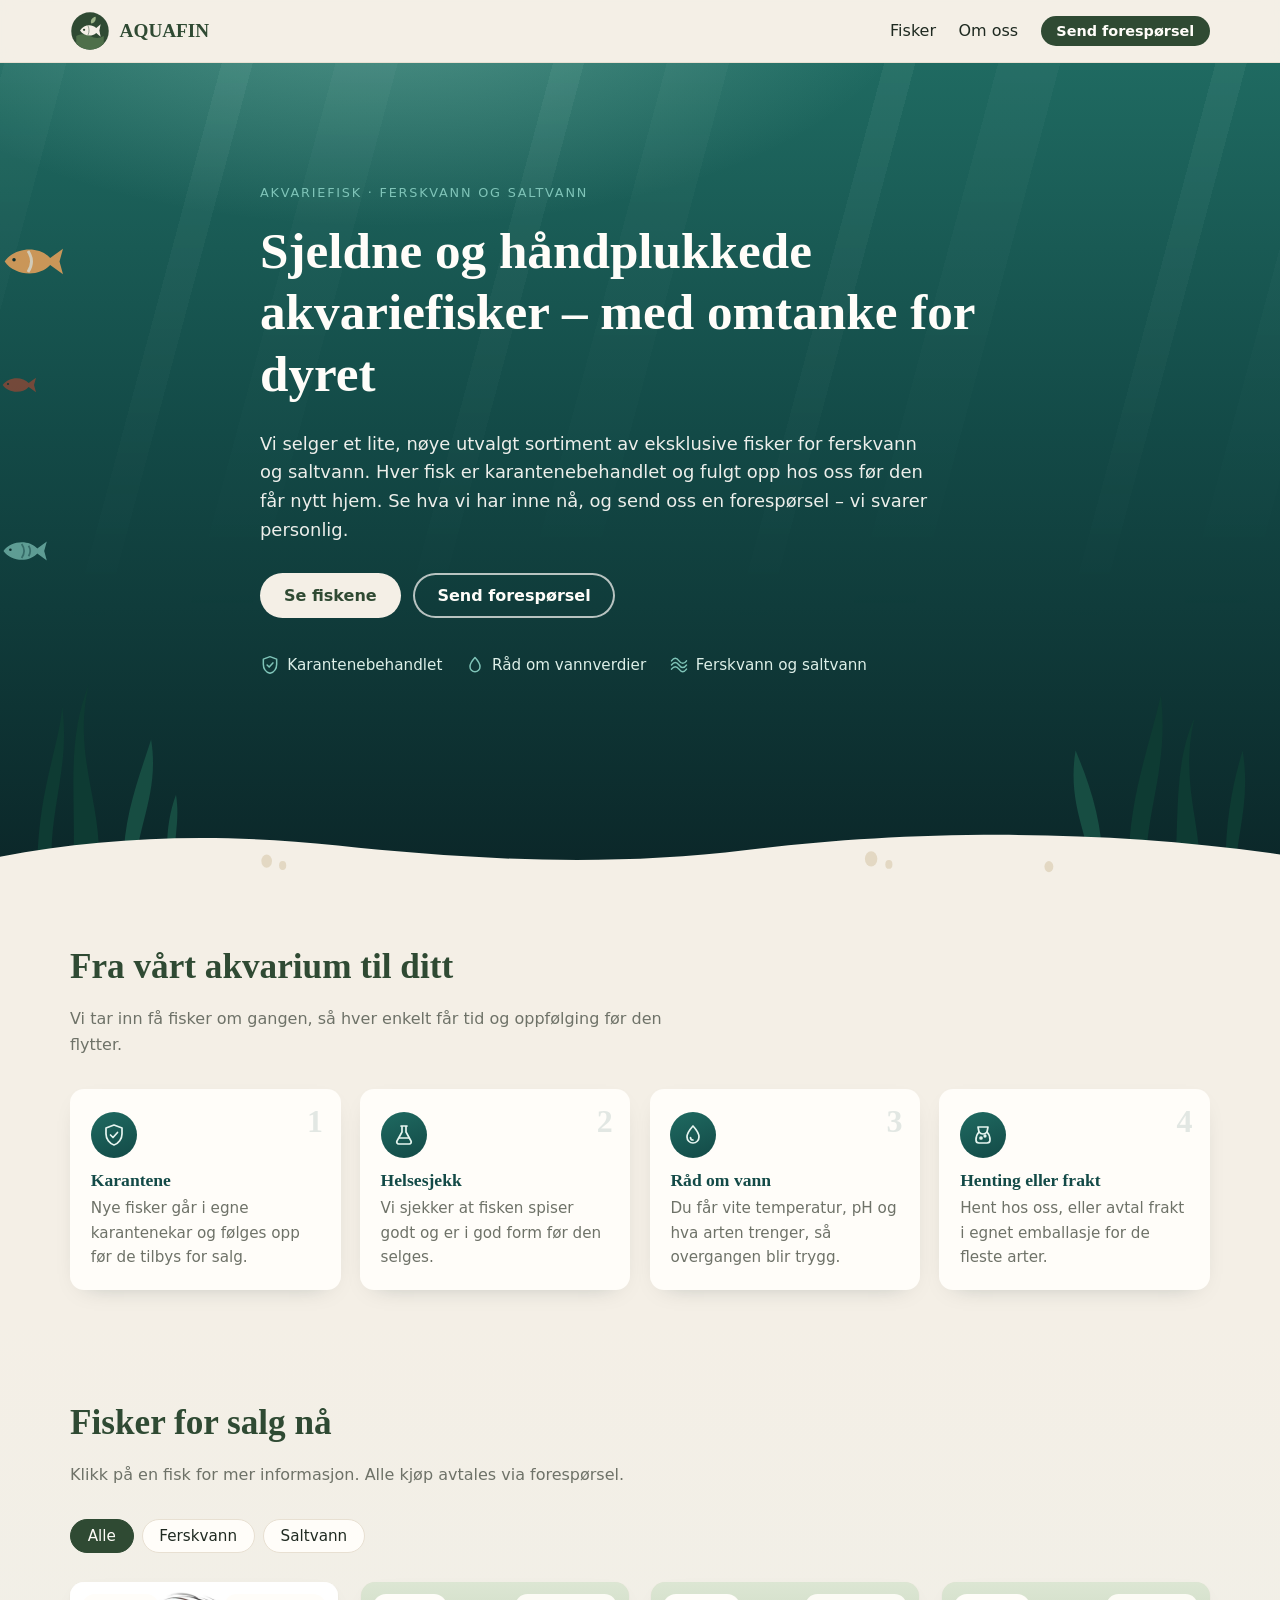
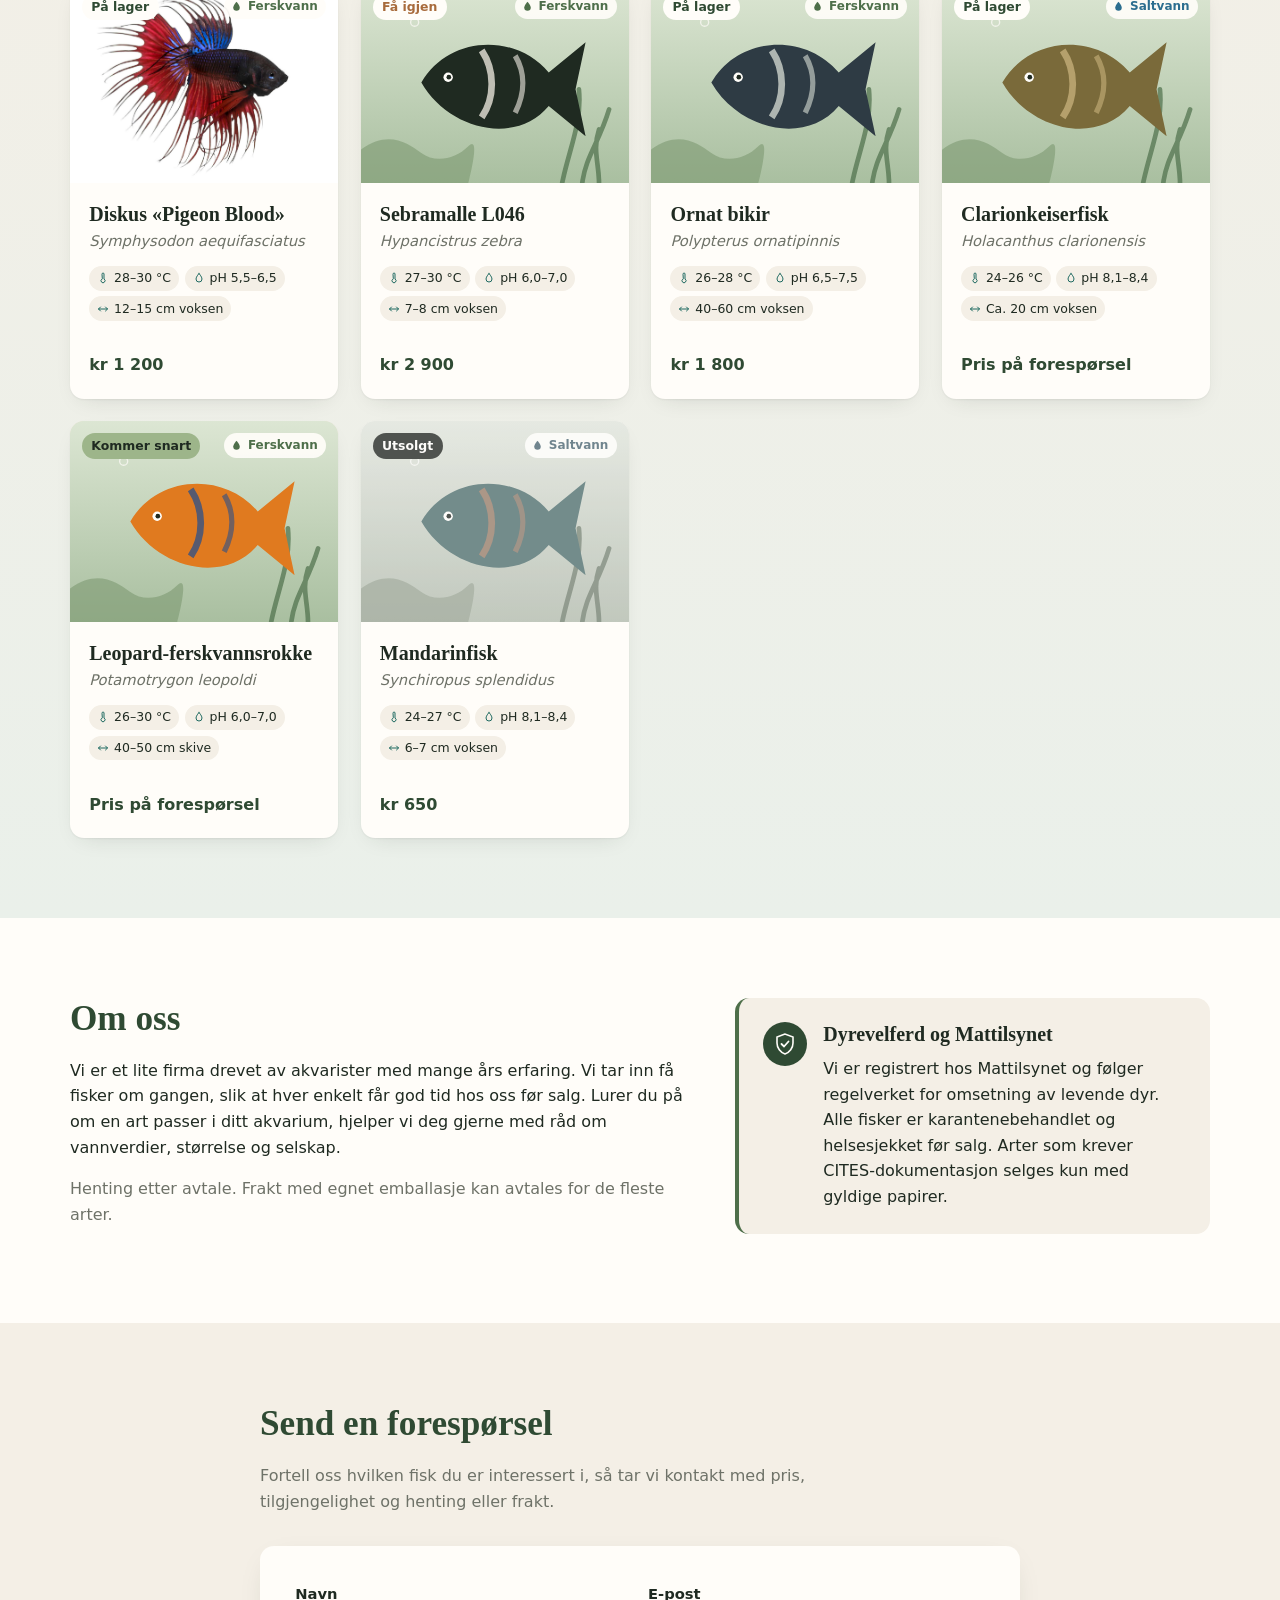
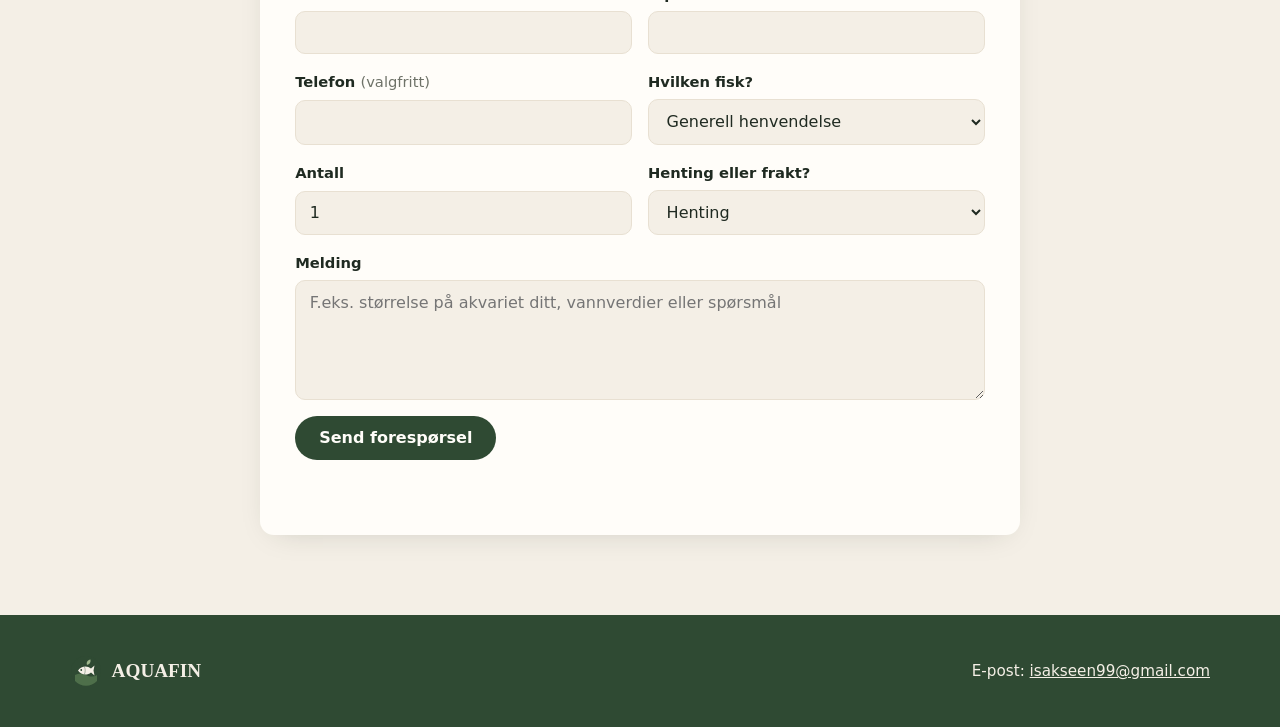
<file: index.html>
<!DOCTYPE html>
<html lang="nb">
<head>
<meta charset="utf-8">
<meta name="viewport" content="width=device-width, initial-scale=1">
<title>AQUAFIN – eksklusive akvariefisker</title>
<meta name="description" content="Sjeldne og håndplukkede akvariefisker for ferskvann og saltvann. Send en forespørsel – vi svarer personlig.">
<link rel="icon" href="bilder/logo.svg" type="image/svg+xml">
<link rel="stylesheet" href="css/style.css">
<link rel="stylesheet" href="css/akvarie.css">
</head>
<body>

<header class="topp">
  <div class="wrap topp-inner">
    <a class="merke" href="#">
      <img src="bilder/logo.svg" alt="" width="40" height="40">
      <span data-felt="butikknavn">AQUAFIN</span>
    </a>
    <nav class="meny">
      <a href="#fisker">Fisker</a>
      <a href="#om">Om oss</a>
      <a href="#foresporsel" class="knapp knapp-liten"><span class="kun-stor">Send </span>forespørsel</a>
    </nav>
  </div>
</header>

<main>
  <section class="helt helt-akvarie">
    <div class="lys" aria-hidden="true"></div>
    <div class="bobler" aria-hidden="true"><i></i><i></i><i></i><i></i><i></i><i></i><i></i><i></i><i></i><i></i></div>
    <svg class="svommer svommer-1" viewBox="0 0 120 60" aria-hidden="true"><path d="M8 30C24 6 66 2 86 24l22-16-6 22 6 22-22-16C66 58 24 54 8 30z" fill="#E9A15A"/><path d="M48 12c8 12 8 24 0 36" stroke="#F4EFE6" stroke-width="5" fill="none" opacity=".8"/><circle cx="24" cy="27" r="3" fill="#0B2628"/></svg>
    <svg class="svommer svommer-2" viewBox="0 0 120 60" aria-hidden="true"><path d="M8 30C24 6 66 2 86 24l22-16-6 22 6 22-22-16C66 58 24 54 8 30z" fill="#7FC4B8"/><path d="M50 14c7 10 7 22 0 32M66 18c5 8 5 16 0 24" stroke="#0F3A3D" stroke-width="4" fill="none" opacity=".5"/><circle cx="24" cy="27" r="3" fill="#0B2628"/></svg>
    <svg class="svommer svommer-3" viewBox="0 0 120 60" aria-hidden="true"><path d="M8 30C24 6 66 2 86 24l22-16-6 22 6 22-22-16C66 58 24 54 8 30z" fill="#C2452D"/><circle cx="24" cy="27" r="3" fill="#0B2628"/></svg>

    <div class="wrap helt-inner">
      <p class="overtittel">Akvariefisk · Ferskvann og saltvann</p>
      <h1 data-felt="slagord">Sjeldne og håndplukkede akvariefisker – med omtanke for dyret</h1>
      <p class="ingress" data-felt="intro"></p>
      <div class="helt-knapper">
        <a href="#fisker" class="knapp">Se fiskene</a>
        <a href="#foresporsel" class="knapp knapp-lys">Send forespørsel</a>
      </div>
      <ul class="tillit">
        <li><svg viewBox="0 0 24 24" aria-hidden="true"><path d="M12 2 4 5v6c0 5 3.4 9.4 8 11 4.6-1.6 8-6 8-11V5z"/><path d="m8.5 12 2.5 2.5 4.5-5"/></svg>Karantenebehandlet</li>
        <li><svg viewBox="0 0 24 24" aria-hidden="true"><path d="M12 3s6 6.5 6 11a6 6 0 0 1-12 0c0-4.5 6-11 6-11z"/></svg>Råd om vannverdier</li>
        <li><svg viewBox="0 0 24 24" aria-hidden="true"><path d="M3 12c3-4 6-4 9 0s6 4 9 0"/><path d="M3 17c3-4 6-4 9 0s6 4 9 0"/><path d="M3 7c3-4 6-4 9 0s6 4 9 0"/></svg>Ferskvann og saltvann</li>
      </ul>
    </div>

    <svg class="bunn-planter" viewBox="0 0 1440 220" preserveAspectRatio="none" aria-hidden="true">
      <g class="plante-svai" fill="#0E3B33">
        <path d="M60 220C50 160 80 120 70 60c-4 40-30 80-28 160z"/>
        <path d="M110 220c10-70-30-110-10-180-30 60-10 120-20 180z"/>
        <path d="M1290 220c-6-60 26-100 16-170-14 50-40 100-36 170z"/>
        <path d="M1350 220c4-50-24-90-6-150-26 46-16 100-24 150z"/>
        <path d="M1390 220c-2-40 18-70 8-120-14 36-22 80-18 120z"/>
      </g>
      <g fill="#174D42">
        <path d="M150 220c2-50 30-80 20-130-16 40-36 80-30 130z"/>
        <path d="M1230 220c-4-44-30-70-20-120 18 34 34 74 30 120z"/>
        <path d="M200 220c-10-30 4-50-2-80-12 26-12 54-6 80z"/>
      </g>
      <path d="M0 196c120-18 240-22 380-10s300 20 460 4 380-22 600 4v26H0z" fill="#F4EFE6"/>
      <g fill="#E3D8C3"><circle cx="300" cy="200" r="6"/><circle cx="318" cy="204" r="4"/><circle cx="980" cy="198" r="7"/><circle cx="1000" cy="203" r="4"/><circle cx="1180" cy="205" r="5"/></g>
    </svg>
  </section>

  <section class="omsorg" aria-labelledby="omsorg-tittel">
    <div class="wrap">
      <div class="seksjon-hode">
        <h2 id="omsorg-tittel">Fra vårt akvarium til ditt</h2>
        <p>Vi tar inn få fisker om gangen, så hver enkelt får tid og oppfølging før den flytter.</p>
      </div>
      <ol class="omsorg-steg">
        <li>
          <span class="ikon"><svg viewBox="0 0 24 24"><path d="M12 2 4 5v6c0 5 3.4 9.4 8 11 4.6-1.6 8-6 8-11V5z"/><path d="m8.5 12 2.5 2.5 4.5-5"/></svg></span>
          <h3>Karantene</h3>
          <p>Nye fisker går i egne karantenekar og følges opp før de tilbys for salg.</p>
        </li>
        <li>
          <span class="ikon"><svg viewBox="0 0 24 24"><path d="M9 3h6M10 3v6l-5 9a2 2 0 0 0 1.8 3h10.4a2 2 0 0 0 1.8-3l-5-9V3"/><path d="M7.5 15h9"/></svg></span>
          <h3>Helsesjekk</h3>
          <p>Vi sjekker at fisken spiser godt og er i god form før den selges.</p>
        </li>
        <li>
          <span class="ikon"><svg viewBox="0 0 24 24"><path d="M12 3s6 6.5 6 11a6 6 0 0 1-12 0c0-4.5 6-11 6-11z"/><path d="M9.5 14.5a2.5 2.5 0 0 0 2.5 2.5"/></svg></span>
          <h3>Råd om vann</h3>
          <p>Du får vite temperatur, pH og hva arten trenger, så overgangen blir trygg.</p>
        </li>
        <li>
          <span class="ikon"><svg viewBox="0 0 24 24"><path d="M7 4h10l-1 5a5 5 0 0 1-8 0z"/><path d="M8 9c-2 2-3 5-3 8a3 3 0 0 0 3 3h8a3 3 0 0 0 3-3c0-3-1-6-3-8"/><circle cx="10" cy="15" r="1"/><circle cx="14" cy="13" r=".8"/></svg></span>
          <h3>Henting eller frakt</h3>
          <p>Hent hos oss, eller avtal frakt i egnet emballasje for de fleste arter.</p>
        </li>
      </ol>
    </div>
  </section>

  <section id="fisker" class="seksjon">
    <div class="wrap">
      <div class="seksjon-hode">
        <h2>Fisker for salg nå</h2>
        <p>Klikk på en fisk for mer informasjon. Alle kjøp avtales via forespørsel.</p>
      </div>
      <div class="filter" id="filter" role="tablist" aria-label="Filtrer etter kategori"></div>
      <div class="rutenett" id="rutenett" aria-live="polite"></div>
      <p class="tomt" id="tomt" hidden>Ingen fisker i denne kategorien akkurat nå. Send oss gjerne en forespørsel om det du ser etter.</p>
    </div>
  </section>

  <section id="om" class="seksjon seksjon-lys">
    <div class="wrap to-kol">
      <div>
        <h2>Om oss</h2>
        <p data-felt="om_oss"></p>
        <p class="levering" data-felt="levering"></p>
      </div>
      <aside class="mattilsynet">
        <div class="mattilsynet-ikon" aria-hidden="true">
          <svg viewBox="0 0 24 24"><path d="M12 2 4 5v6c0 5 3.4 9.4 8 11 4.6-1.6 8-6 8-11V5z" fill="none" stroke="currentColor" stroke-width="1.6"/><path d="m8.5 12 2.5 2.5 4.5-5" fill="none" stroke="currentColor" stroke-width="1.8" stroke-linecap="round"/></svg>
        </div>
        <div>
          <h3>Dyrevelferd og Mattilsynet</h3>
          <p data-felt="mattilsynet"></p>
        </div>
      </aside>
    </div>
  </section>

  <section id="foresporsel" class="seksjon">
    <div class="wrap skjema-wrap">
      <div class="seksjon-hode">
        <h2>Send en forespørsel</h2>
        <p>Fortell oss hvilken fisk du er interessert i, så tar vi kontakt med pris, tilgjengelighet og henting eller frakt.</p>
      </div>

      <form name="foresporsel" method="POST" action="/takk.html" data-netlify="true" netlify-honeypot="bot-felt" id="skjema" class="skjema">
        <input type="hidden" name="form-name" value="foresporsel">
        <p class="skjult"><label>Ikke fyll ut: <input name="bot-felt"></label></p>

        <div class="felt-rad">
          <label>Navn<input name="navn" required autocomplete="name"></label>
          <label>E-post<input type="email" name="epost" required autocomplete="email"></label>
        </div>
        <div class="felt-rad">
          <label><span>Telefon <span class="valgfri">(valgfritt)</span></span><input type="tel" name="telefon" autocomplete="tel"></label>
          <label>Hvilken fisk?
            <select name="fisk" id="fisk-valg">
              <option value="Generell henvendelse">Generell henvendelse</option>
            </select>
          </label>
        </div>
        <div class="felt-rad">
          <label>Antall<input type="number" name="antall" min="1" value="1"></label>
          <label>Henting eller frakt?
            <select name="levering">
              <option>Henting</option>
              <option>Frakt</option>
              <option>Usikker</option>
            </select>
          </label>
        </div>
        <label>Melding<textarea name="melding" rows="5" placeholder="F.eks. størrelse på akvariet ditt, vannverdier eller spørsmål"></textarea></label>
        <button type="submit" class="knapp">Send forespørsel</button>
        <p class="skjema-status" id="skjema-status" role="status"></p>
      </form>
    </div>
  </section>
</main>

<footer class="bunn">
  <div class="wrap bunn-inner">
    <div class="merke merke-bunn">
      <img src="bilder/logo.svg" alt="" width="32" height="32">
      <span data-felt="butikknavn">AQUAFIN</span>
    </div>
    <ul class="kontakt" id="kontakt"></ul>
  </div>
</footer>

<dialog id="detalj" class="detalj" aria-labelledby="detalj-navn">
  <button class="lukk" id="lukk" aria-label="Lukk">×</button>
  <div class="detalj-bilde" id="detalj-bilde"></div>
  <div class="detalj-tekst">
    <p class="kort-kategori" id="detalj-kategori"></p>
    <h3 id="detalj-navn"></h3>
    <p class="latinsk" id="detalj-latinsk"></p>
    <p id="detalj-beskrivelse"></p>
    <dl class="fakta" id="detalj-fakta"></dl>
    <div class="detalj-bunn">
      <span class="pris" id="detalj-pris"></span>
      <button class="knapp" id="detalj-knapp">Send forespørsel om denne</button>
    </div>
  </div>
</dialog>

<script src="js/app.js"></script>
</body>
</html>
</file>
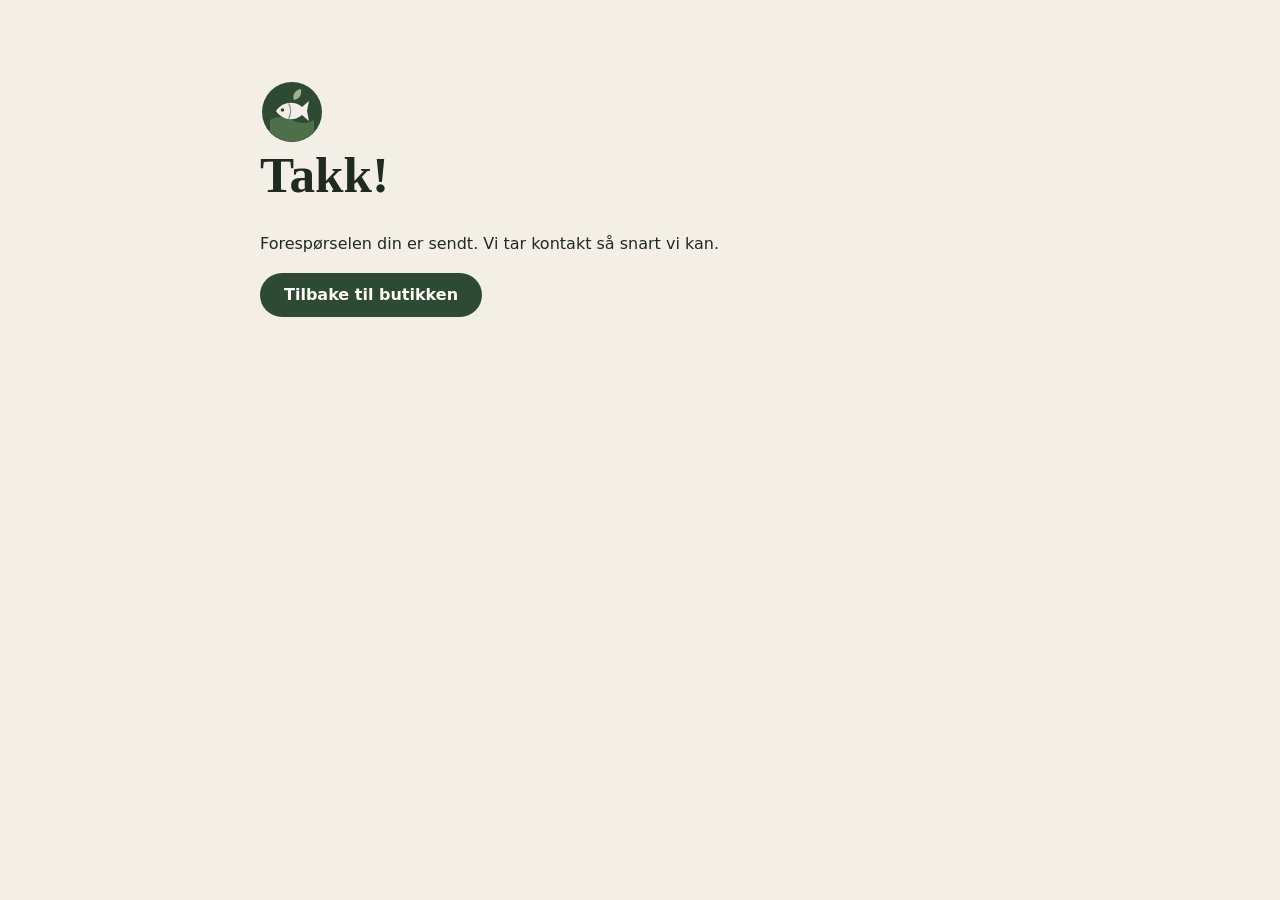
<file: takk.html>
<!DOCTYPE html>
<html lang="nb">
<head>
<meta charset="utf-8">
<meta name="viewport" content="width=device-width, initial-scale=1">
<title>Takk for forespørselen – AQUAFIN</title>
<link rel="icon" href="bilder/logo.svg" type="image/svg+xml">
<link rel="stylesheet" href="css/style.css">
</head>
<body>
<main class="seksjon">
  <div class="wrap skjema-wrap">
    <img src="bilder/logo.svg" alt="" width="64" height="64">
    <h1>Takk!</h1>
    <p>Forespørselen din er sendt. Vi tar kontakt så snart vi kan.</p>
    <a class="knapp" href="/">Tilbake til butikken</a>
  </div>
</main>
</body>
</html>
</file>
<file: css/style.css>
:root {
  --skog: #2F4A33;
  --mose: #4E6F4A;
  --lav: #9DB58A;
  --sand: #F4EFE6;
  --sand-mork: #E8E0D2;
  --stein: #6E7268;
  --leire: #A86B3C;
  --blekk: #1F2A21;
  --hvit: #FFFDF9;
  --radius: 14px;
  --serif: "Iowan Old Style", "Palatino Linotype", Palatino, Georgia, serif;
  --sans: system-ui, -apple-system, "Segoe UI", Roboto, "Helvetica Neue", Arial, sans-serif;
}

* { box-sizing: border-box; }
html { scroll-behavior: smooth; }
body { margin: 0; font-family: var(--sans); color: var(--blekk); background: var(--sand); line-height: 1.6; }
img { max-width: 100%; display: block; }
h1, h2, h3 { font-family: var(--serif); font-weight: 600; line-height: 1.2; margin: 0 0 .5em; }
h1 { font-size: clamp(2rem, 4.5vw, 3.2rem); }
h2 { font-size: clamp(1.6rem, 3vw, 2.2rem); color: var(--skog); }
h3 { font-size: 1.25rem; }
a { color: var(--skog); }
.wrap { width: min(1140px, 100% - 2.5rem); margin-inline: auto; }

/* Knapper */
.knapp { display: inline-block; background: var(--skog); color: var(--hvit); border: 0; border-radius: 999px; padding: .8em 1.5em; font: 600 1rem var(--sans); text-decoration: none; cursor: pointer; transition: background .2s, transform .2s; }
.knapp:hover { background: var(--mose); transform: translateY(-1px); }
.knapp-lys { background: transparent; color: var(--hvit); box-shadow: inset 0 0 0 2px rgba(255,253,249,.7); }
.knapp-lys:hover { background: rgba(255,255,255,.12); }
.knapp-liten { padding: .5em 1.1em; font-size: .9rem; }

/* Topp */
.topp { position: sticky; top: 0; z-index: 10; background: rgba(244,239,230,.92); backdrop-filter: blur(8px); border-bottom: 1px solid var(--sand-mork); }
.topp-inner { display: flex; align-items: center; justify-content: space-between; gap: 1rem; padding-block: .7rem; }
.merke { display: flex; align-items: center; gap: .6rem; text-decoration: none; font-family: var(--serif); font-size: 1.2rem; font-weight: 600; color: var(--skog); }
.meny { display: flex; align-items: center; gap: 1.4rem; }
.meny a:not(.knapp) { text-decoration: none; color: var(--blekk); font-weight: 500; }
.meny a:not(.knapp):hover { color: var(--mose); }
@media (max-width: 640px) { .meny a:not(.knapp) { display: none; } .merke span { font-size: 1rem; white-space: nowrap; } .meny .knapp { white-space: nowrap; } .kun-stor { display: none; } .meny .knapp::first-letter { text-transform: uppercase; } }
@media (max-width: 380px) { .merke img { width: 32px; height: 32px; } .merke span { font-size: .92rem; } }

/* Helt */
.helt { position: relative; background: radial-gradient(ellipse at 80% 0%, #5E8159 0%, transparent 55%), linear-gradient(160deg, var(--skog), #22382A); color: var(--hvit); padding: clamp(4rem, 10vw, 7rem) 0 6rem; overflow: hidden; }
.helt::after { content: ""; position: absolute; right: -80px; top: 40px; width: 360px; height: 360px; border-radius: 50%; background: radial-gradient(circle, rgba(157,181,138,.25), transparent 70%); }
.helt-inner { position: relative; z-index: 1; max-width: 760px; }
.overtittel { text-transform: uppercase; letter-spacing: .14em; font-size: .8rem; color: var(--lav); margin: 0 0 1rem; }
.ingress { font-size: 1.12rem; opacity: .92; max-width: 60ch; }
.helt-knapper { display: flex; flex-wrap: wrap; gap: .8rem; margin-top: 1.8rem; }
.helt .knapp:not(.knapp-lys) { background: var(--sand); color: var(--skog); }
.helt .knapp:not(.knapp-lys):hover { background: var(--hvit); }
.bolge { position: absolute; bottom: -1px; left: 0; width: 100%; height: 60px; fill: var(--sand); }

/* Seksjoner */
.seksjon { padding: clamp(3rem, 7vw, 5rem) 0; }
.seksjon-lys { background: var(--hvit); }
.seksjon-hode { max-width: 640px; margin-bottom: 2rem; }
.seksjon-hode p { color: var(--stein); margin: 0; }

/* Filter */
.filter { display: flex; flex-wrap: wrap; gap: .5rem; margin-bottom: 1.8rem; }
.filter button { border: 1px solid var(--sand-mork); background: var(--hvit); color: var(--blekk); padding: .45em 1.1em; border-radius: 999px; font: 500 .95rem var(--sans); cursor: pointer; }
.filter button[aria-selected="true"] { background: var(--skog); color: var(--hvit); border-color: var(--skog); }

/* Kort */
.rutenett { display: grid; grid-template-columns: repeat(auto-fill, minmax(260px, 1fr)); gap: 1.4rem; }
.kort { background: var(--hvit); border-radius: var(--radius); overflow: hidden; box-shadow: 0 1px 2px rgba(31,42,33,.06), 0 8px 24px -12px rgba(31,42,33,.18); cursor: pointer; display: flex; flex-direction: column; transition: transform .2s, box-shadow .2s; text-align: left; border: 0; padding: 0; font: inherit; color: inherit; }
.kort:hover, .kort:focus-visible { transform: translateY(-3px); box-shadow: 0 2px 4px rgba(31,42,33,.08), 0 16px 32px -14px rgba(31,42,33,.28); }
.kort:focus-visible { outline: 3px solid var(--lav); }
.kort-bilde { position: relative; aspect-ratio: 4/3; background: var(--sand-mork); overflow: hidden; }
.kort-bilde img, .kort-bilde svg { width: 100%; height: 100%; object-fit: cover; }
.status { position: absolute; top: .75rem; left: .75rem; background: var(--hvit); color: var(--skog); font-size: .78rem; font-weight: 600; padding: .25em .75em; border-radius: 999px; }
.status-fa { color: var(--leire); }
.status-utsolgt { background: var(--blekk); color: var(--hvit); }
.status-kommer { background: var(--lav); color: var(--blekk); }
.kort-tekst { padding: 1.1rem 1.2rem 1.3rem; display: flex; flex-direction: column; gap: .15rem; flex: 1; }
.kort-kategori { font-size: .75rem; text-transform: uppercase; letter-spacing: .12em; color: var(--mose); margin: 0; font-weight: 600; }
.kort h3 { margin: .1rem 0 0; }
.latinsk { font-style: italic; color: var(--stein); margin: 0; font-size: .92rem; }
.pris { font-weight: 700; color: var(--skog); margin-top: auto; padding-top: .7rem; }
.kort.utsolgt .kort-bilde { filter: grayscale(.6); opacity: .8; }
.tomt { color: var(--stein); }

/* Om */
.to-kol { display: grid; grid-template-columns: 1.3fr 1fr; gap: 3rem; align-items: start; }
@media (max-width: 800px) { .to-kol { grid-template-columns: 1fr; gap: 2rem; } }
.levering { color: var(--stein); }
.mattilsynet { display: flex; gap: 1rem; background: var(--sand); border-radius: var(--radius); padding: 1.5rem; border-left: 4px solid var(--mose); }
.mattilsynet-ikon { flex: none; width: 44px; height: 44px; border-radius: 50%; background: var(--skog); color: var(--hvit); display: grid; place-items: center; }
.mattilsynet-ikon svg { width: 24px; height: 24px; }
.mattilsynet p { margin: 0; }

/* Skjema */
.skjema-wrap { max-width: 760px; }
.skjema { background: var(--hvit); padding: clamp(1.4rem, 4vw, 2.2rem); border-radius: var(--radius); box-shadow: 0 8px 30px -16px rgba(31,42,33,.25); display: grid; gap: 1rem; }
.felt-rad { display: grid; grid-template-columns: 1fr 1fr; gap: 1rem; }
@media (max-width: 600px) { .felt-rad { grid-template-columns: 1fr; } }
.skjema label { display: grid; gap: .35rem; font-weight: 600; font-size: .92rem; }
.valgfri { font-weight: 400; color: var(--stein); }
.skjema input, .skjema select, .skjema textarea { font: 400 1rem var(--sans); padding: .7em .85em; border: 1px solid var(--sand-mork); border-radius: 10px; background: var(--sand); color: var(--blekk); width: 100%; }
.skjema input:focus, .skjema select:focus, .skjema textarea:focus { outline: 2px solid var(--lav); border-color: var(--mose); background: var(--hvit); }
.skjema .knapp { justify-self: start; }
.skjema-status { margin: 0; font-weight: 600; min-height: 1.5em; }
.skjema-status.ok { color: var(--mose); }
.skjema-status.feil { color: #A33A2A; }
.skjult { position: absolute; left: -9999px; }

/* Bunn */
.bunn { background: var(--skog); color: var(--sand); padding: 2.5rem 0; }
.bunn-inner { display: flex; flex-wrap: wrap; justify-content: space-between; gap: 1.5rem; align-items: center; }
.merke-bunn { color: var(--sand); }
.kontakt { list-style: none; margin: 0; padding: 0; display: flex; flex-wrap: wrap; gap: .4rem 1.6rem; font-size: .95rem; }
.kontakt a { color: var(--sand); }

/* Detalj */
.detalj { border: 0; border-radius: var(--radius); padding: 0; width: min(860px, 100% - 2rem); max-height: 90vh; background: var(--hvit); color: var(--blekk); box-shadow: 0 30px 80px -20px rgba(0,0,0,.45); }
.detalj[open] { display: grid; grid-template-columns: 1fr 1fr; }
.detalj::backdrop { background: rgba(31,42,33,.55); backdrop-filter: blur(3px); }
@media (max-width: 720px) { .detalj[open] { grid-template-columns: 1fr; overflow-y: auto; } }
.detalj-bilde { background: linear-gradient(#DCE6D3, #A9BFA0); min-height: 280px; display: flex; align-items: center; }
.detalj-bilde img, .detalj-bilde svg { width: 100%; height: 100%; object-fit: cover; }
.detalj-tekst { padding: 2rem 1.8rem; overflow-y: auto; }
.lukk { position: absolute; top: .6rem; right: .8rem; background: var(--hvit); border: 0; width: 36px; height: 36px; border-radius: 50%; font-size: 1.5rem; line-height: 1; cursor: pointer; color: var(--blekk); z-index: 2; box-shadow: 0 2px 8px rgba(0,0,0,.15); }
.fakta { display: grid; grid-template-columns: auto 1fr; gap: .35rem 1rem; margin: 1.2rem 0; font-size: .95rem; }
.fakta dt { color: var(--stein); }
.fakta dd { margin: 0; font-weight: 500; }
.detalj-bunn { display: flex; flex-wrap: wrap; align-items: center; justify-content: space-between; gap: 1rem; border-top: 1px solid var(--sand-mork); padding-top: 1.2rem; }
.detalj-bunn .pris { padding: 0; font-size: 1.2rem; }
</file>
<file: css/akvarie.css>
/* Akvarietema – legges oppå style.css */
:root {
  --vann-dyp: #0B2628;
  --vann: #134A47;
  --vann-lys: #1F6A61;
  --turkis: #7FC4B8;
  --saltvann: #2C6E8F;
}

/* ---------- Undervanns-toppfelt ---------- */
.helt-akvarie {
  background:
    radial-gradient(ellipse 70% 50% at 30% -10%, rgba(180, 230, 215, .35), transparent 60%),
    linear-gradient(180deg, var(--vann-lys) 0%, var(--vann) 45%, var(--vann-dyp) 100%);
  padding: clamp(4.5rem, 10vw, 7.5rem) 0 clamp(9rem, 16vw, 13rem);
  isolation: isolate;
}
.helt-akvarie::after { display: none; }

/* Lysstråler fra overflaten */
.lys {
  position: absolute; inset: -20% -10% 0; z-index: -1; pointer-events: none;
  background: repeating-linear-gradient(105deg,
    transparent 0 60px, rgba(220, 255, 240, .07) 60px 90px, transparent 90px 170px,
    rgba(220, 255, 240, .045) 170px 230px, transparent 230px 320px);
  mask-image: linear-gradient(180deg, #000 0%, transparent 75%);
  -webkit-mask-image: linear-gradient(180deg, #000 0%, transparent 75%);
  animation: lys-svai 14s ease-in-out infinite alternate;
}
@keyframes lys-svai { from { transform: translateX(-30px) skewX(-3deg); } to { transform: translateX(30px) skewX(3deg); } }

/* Bobler */
.bobler { position: absolute; inset: 0; z-index: -1; pointer-events: none; overflow: hidden; }
.bobler i {
  position: absolute; bottom: -20px; width: 10px; height: 10px; border-radius: 50%;
  border: 1.5px solid rgba(230, 255, 248, .55); background: rgba(230, 255, 248, .08);
  animation: boble 11s linear infinite;
}
.bobler i:nth-child(1)  { left: 6%;  animation-delay: 0s;   width: 8px;  height: 8px; }
.bobler i:nth-child(2)  { left: 12%; animation-delay: 3s;   width: 14px; height: 14px; animation-duration: 13s; }
.bobler i:nth-child(3)  { left: 22%; animation-delay: 6s; }
.bobler i:nth-child(4)  { left: 48%; animation-delay: 1.5s; width: 6px;  height: 6px; animation-duration: 9s; }
.bobler i:nth-child(5)  { left: 63%; animation-delay: 4s;   width: 12px; height: 12px; }
.bobler i:nth-child(6)  { left: 74%; animation-delay: 8s;   width: 7px;  height: 7px; animation-duration: 10s; }
.bobler i:nth-child(7)  { left: 82%; animation-delay: 2s;   width: 16px; height: 16px; animation-duration: 15s; }
.bobler i:nth-child(8)  { left: 88%; animation-delay: 5.5s; }
.bobler i:nth-child(9)  { left: 93%; animation-delay: 9s;   width: 6px;  height: 6px; }
.bobler i:nth-child(10) { left: 36%; animation-delay: 7s;   width: 9px;  height: 9px; animation-duration: 12s; }
@keyframes boble {
  0%   { transform: translate(0, 0); opacity: 0; }
  10%  { opacity: 1; }
  50%  { transform: translate(12px, -55vh); }
  100% { transform: translate(-6px, -110vh); opacity: 0; }
}

/* Svømmende fisker */
.svommer { position: absolute; z-index: -1; pointer-events: none; opacity: .85; }
.svommer-1 { width: 70px; top: 22%; animation: svom-venstre 38s linear infinite; }
.svommer-2 { width: 52px; top: 58%; animation: svom-venstre 30s linear infinite; animation-delay: -12s; opacity: .7; }
.svommer-3 { width: 40px; top: 38%; animation: svom-hoyre 46s linear infinite; animation-delay: -20s; opacity: .55; }
@keyframes svom-venstre {
  0%   { left: 105%; transform: translateY(0); }
  50%  { transform: translateY(-14px); }
  100% { left: -10%; transform: translateY(0); }
}
@keyframes svom-hoyre {
  0%   { left: -10%; transform: scaleX(-1) translateY(0); }
  50%  { transform: scaleX(-1) translateY(10px); }
  100% { left: 105%; transform: scaleX(-1) translateY(0); }
}

/* Planter og sandbunn */
.bunn-planter { position: absolute; left: 0; bottom: -1px; width: 100%; height: clamp(140px, 19vw, 270px); z-index: 0; pointer-events: none; }
.plante-svai { transform-origin: bottom; animation: plante 7s ease-in-out infinite alternate; }
@keyframes plante { from { transform: skewX(-1.5deg); } to { transform: skewX(1.5deg); } }

/* Tillitsmerker i toppfeltet */
.tillit { list-style: none; padding: 0; margin: 2.2rem 0 0; display: flex; flex-wrap: wrap; gap: .6rem 1.4rem; font-size: .95rem; color: #DDEFE8; }
.tillit li { display: flex; align-items: center; gap: .45rem; }
.tillit svg { width: 20px; height: 20px; fill: none; stroke: var(--turkis); stroke-width: 1.8; stroke-linecap: round; stroke-linejoin: round; }

.helt-akvarie .overtittel { color: var(--turkis); }

/* ---------- Omsorg ---------- */
.omsorg { padding: clamp(2.5rem, 6vw, 4rem) 0 clamp(1rem, 3vw, 2rem); }
.omsorg-steg { list-style: none; padding: 0; margin: 0; display: grid; grid-template-columns: repeat(4, 1fr); gap: 1.2rem; counter-reset: steg; }
@media (max-width: 900px) { .omsorg-steg { grid-template-columns: repeat(2, 1fr); } }
@media (max-width: 520px) { .omsorg-steg { grid-template-columns: 1fr; } }
.omsorg-steg li {
  position: relative; background: var(--hvit); border-radius: var(--radius); padding: 1.4rem 1.3rem 1.3rem;
  box-shadow: 0 8px 24px -16px rgba(11, 38, 40, .35); counter-increment: steg;
}
.omsorg-steg li::after {
  content: counter(steg); position: absolute; top: 1rem; right: 1.1rem;
  font: 600 2rem/1 var(--serif); color: rgba(19, 74, 71, .12);
}
.omsorg-steg h3 { margin: .8rem 0 .3rem; font-size: 1.1rem; color: var(--vann); }
.omsorg-steg p { margin: 0; color: var(--stein); font-size: .95rem; }
.omsorg .ikon { width: 46px; height: 46px; border-radius: 50%; display: grid; place-items: center; background: linear-gradient(160deg, var(--vann-lys), var(--vann)); }
.omsorg .ikon svg { width: 24px; height: 24px; fill: none; stroke: #E6F5F0; stroke-width: 1.7; stroke-linecap: round; stroke-linejoin: round; }

/* ---------- Fiskekort med vannfakta ---------- */
.vanntype {
  position: absolute; top: .75rem; right: .75rem; display: inline-flex; align-items: center; gap: .3rem;
  font-size: .75rem; font-weight: 600; padding: .25em .7em .25em .5em; border-radius: 999px;
  background: rgba(255, 253, 249, .92); color: var(--mose);
}
.vanntype svg { width: 13px; height: 13px; fill: currentColor; }
.vanntype.salt { color: var(--saltvann); }
.vannfakta { display: flex; flex-wrap: wrap; gap: .35rem; margin-top: .7rem; padding: 0; list-style: none; }
.vannfakta li { font-size: .78rem; background: var(--sand); color: var(--blekk); border-radius: 999px; padding: .2em .65em; display: inline-flex; align-items: center; gap: .3rem; }
.vannfakta svg { width: 12px; height: 12px; fill: none; stroke: var(--vann-lys); stroke-width: 2; stroke-linecap: round; }
.kort .pris { padding-top: .8rem; }

/* Fiskeseksjonen får en svak vannbakgrunn */
#fisker { background: linear-gradient(180deg, var(--sand) 0%, #EAF0EA 100%); }

/* Rolig variant for de som ønsker mindre bevegelse */
@media (prefers-reduced-motion: reduce) {
  .lys, .bobler i, .svommer, .plante-svai { animation: none; }
  .bobler, .svommer { display: none; }
}
</file>
